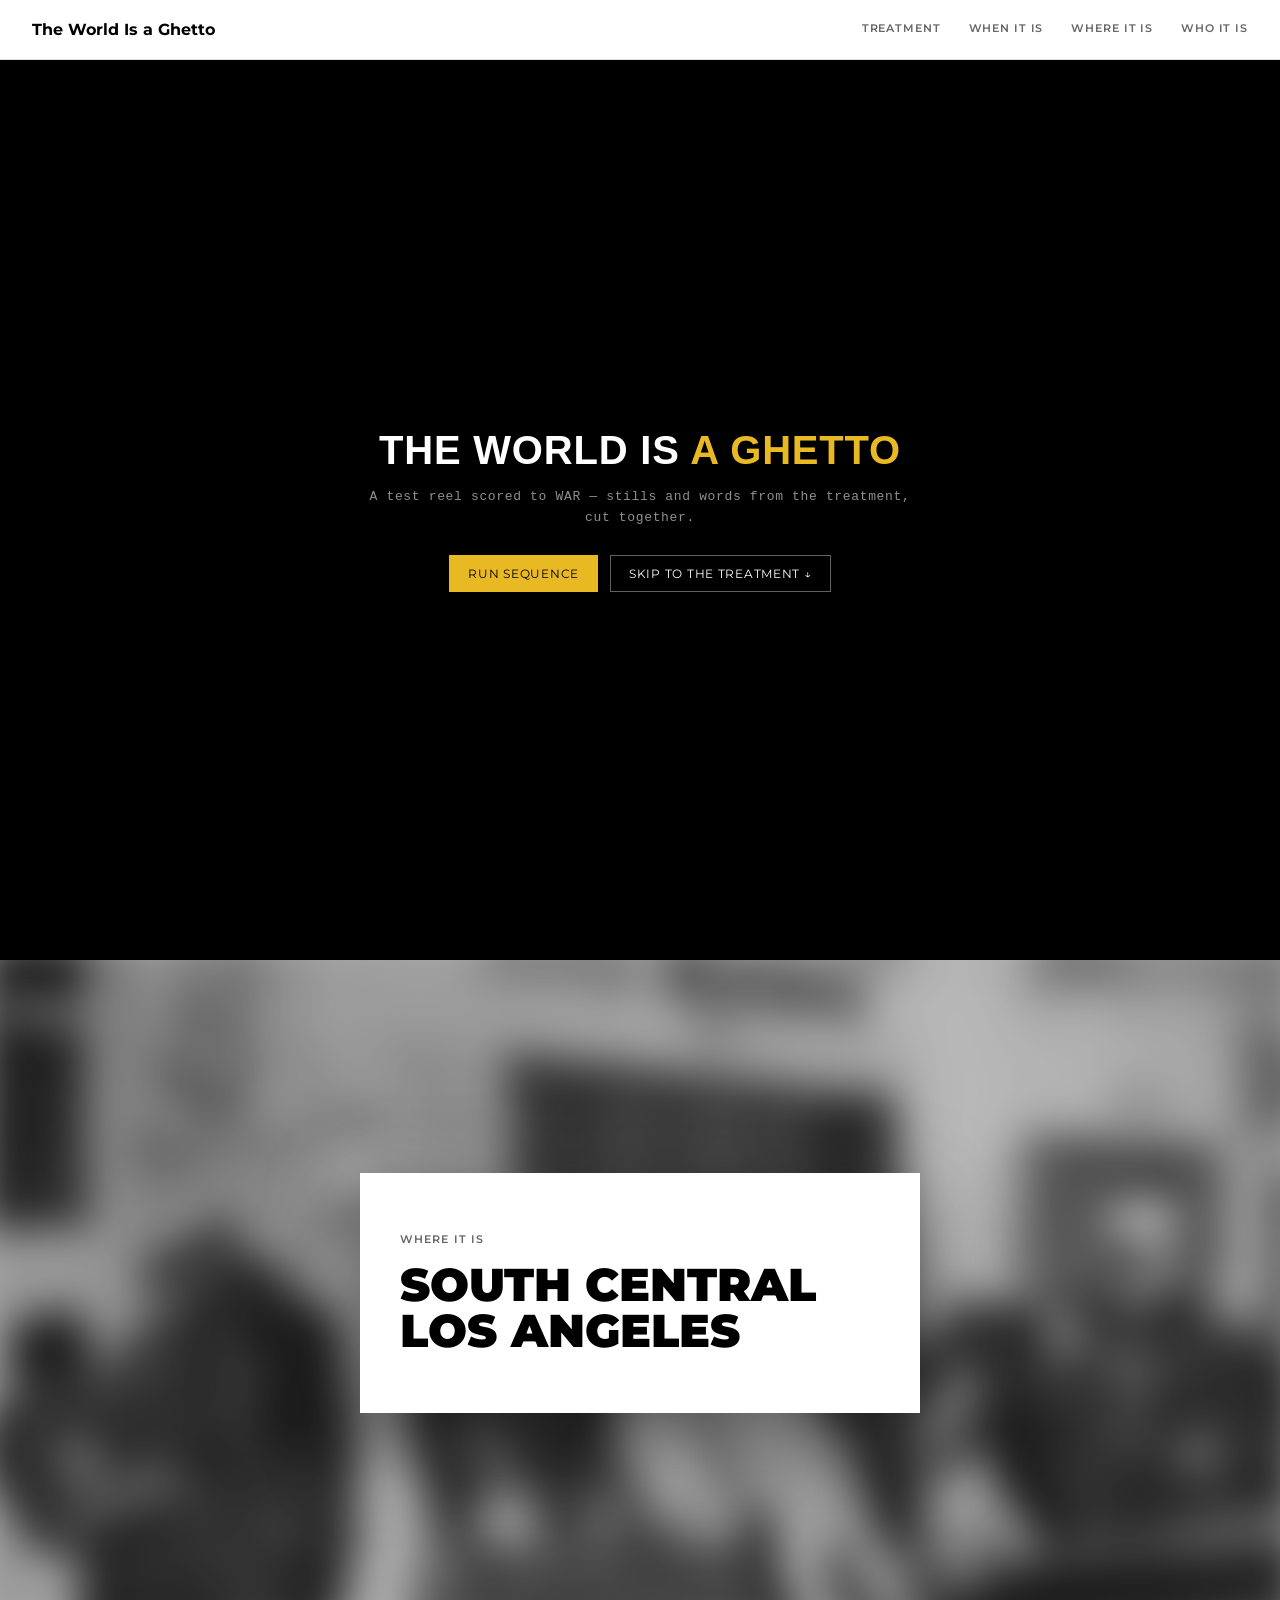
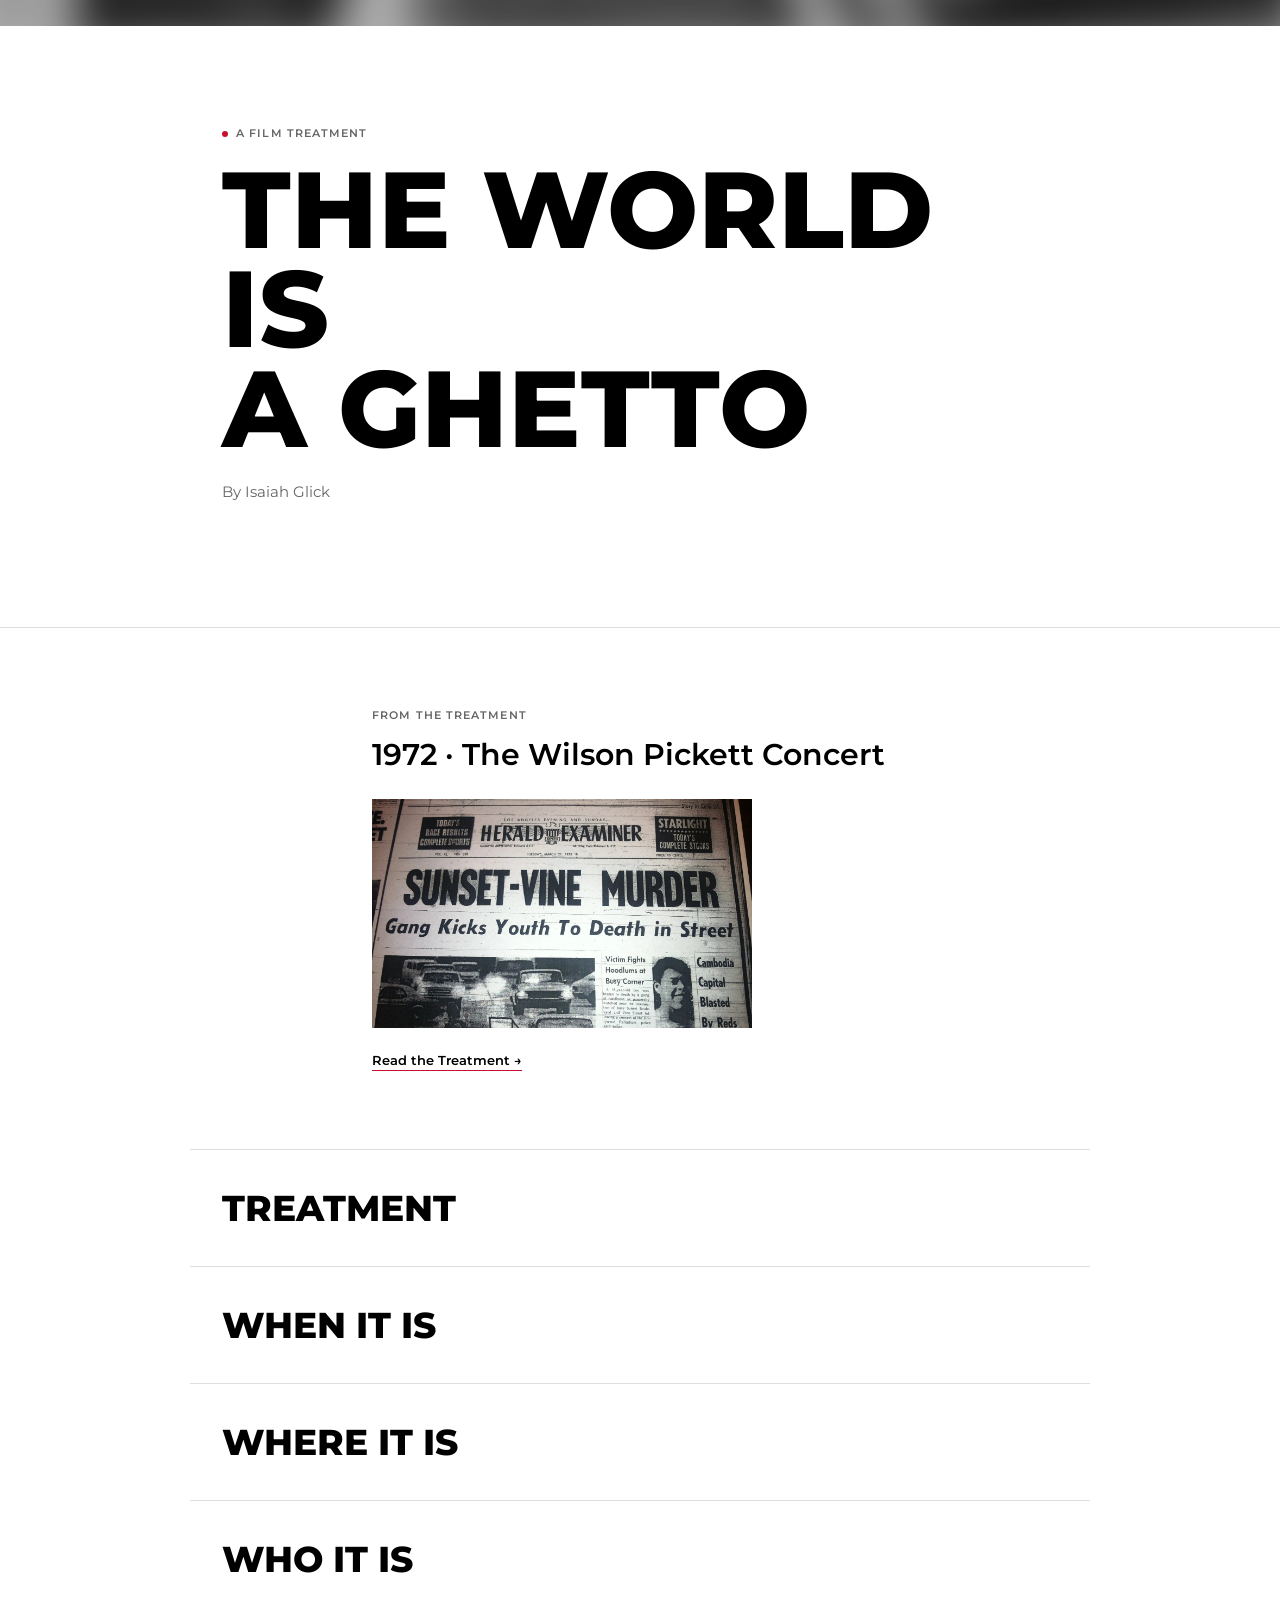
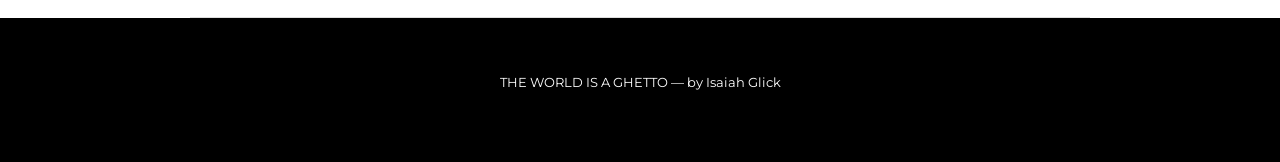
<file: index.html>
<!DOCTYPE html>
<html lang="en">
<head>
<meta charset="UTF-8">
<meta name="viewport" content="width=device-width, initial-scale=1">
<title>THE WORLD IS A GHETTO — By Isaiah Glick</title>
<link rel="preconnect" href="https://fonts.googleapis.com">
<link rel="preconnect" href="https://fonts.gstatic.com" crossorigin>
<link href="https://fonts.googleapis.com/css2?family=Montserrat:wght@400;500;600;700;800;900&family=Newsreader:ital,wght@0,400;0,500;1,400;1,500&display=swap" rel="stylesheet">
<link rel="icon" type="image/png" sizes="32x32" href="assets/icons/favicon-32.png">
<link rel="icon" type="image/png" sizes="16x16" href="assets/icons/favicon-16.png">
<link rel="apple-touch-icon" href="assets/icons/favicon-180.png">
<meta property="og:title" content="The World Is a Ghetto">
<meta property="og:description" content="A film treatment by Isaiah Glick.">
<meta property="og:type" content="website">
<link rel="stylesheet" href="assets/css/style.css?v=22">
</head>
<body>

<nav class="sitenav">
  <a href="index.html" class="sitenav-brand">The World Is a Ghetto</a>
  <div class="sitenav-links">
    <a href="treatment.html">Treatment</a>
    <a href="when.html">When It Is</a>
    <a href="where.html">Where It Is</a>
    <a href="who.html">Who It Is</a>
  </div>
</nav>

<script src="assets/js/audio.js?v=22"></script>
<script src="https://www.youtube.com/iframe_api"></script>
<div id="yt-audio-frame" style="position:fixed;width:1px;height:1px;opacity:0;pointer-events:none;left:-9999px;top:-9999px;"></div>

<div class="hero-rig">

  <div class="grain"></div>
  <div class="vignette"></div>
  <div class="flash" id="flash"></div>

  <div class="hud">
    <span class="tl"><span class="rec-dot"></span>REEL ONE &mdash; TEST CUT</span>
    <span class="tr counter" id="counter">CUT 00 / 00</span>
    <span class="bl">08MM &middot; MONTAGE MODULE</span>
    <span class="br" id="clock">00:00.0</span>
  </div>
  <div class="progress-track"><div class="progress-fill" id="fill"></div></div>

  <div class="stage" id="stage"></div>

  <div class="intro" id="intro">
    <h1>The World Is <span class="accent">a Ghetto</span></h1>
    <p>A test reel scored to WAR &mdash; stills and words from the
      treatment, cut together.</p>
    <div style="display:flex; gap:12px; flex-wrap:wrap; justify-content:center;">
      <button class="btn primary" id="startBtn">Run Sequence</button>
      <a class="btn" href="treatment.html">Skip to the Treatment ↓</a>
    </div>
  </div>

  <div class="outro" id="outro">
    <h1>End of the <span class="accent">Reel</span></h1>
    <p>Scored to WAR&rsquo;s &ldquo;The World Is a Ghetto,&rdquo; 1972.
      Read the full treatment below.</p>
    <div style="display:flex; gap:12px; flex-wrap:wrap; justify-content:center;">
      <button class="btn primary" id="replayBtn">Replay</button>
      <a class="btn" href="treatment.html">Read the Treatment ↓</a>
    </div>
  </div>

  <div class="controls" id="controls" style="display:none;">
    <button class="btn" id="pauseBtn">Pause</button>
    <button class="btn" id="restartBtn">Restart</button>
    <button class="btn" id="scoreBtn">🔊 Score</button>
  </div>

</div>


<section class="moodboard-hero">
  <div class="mh-bg" style="background-image:url('assets/images/01-police-beating.jpg');"></div>
  <div class="mh-scrim"></div>
  <div class="mh-card">
    <div class="mh-page active">
      <p class="mh-label">Where It Is</p>
      <p class="mh-content">South Central<br>Los Angeles</p>
    </div>
    <div class="mh-page">
      <p class="mh-label">When It Is</p>
      <p class="mh-content">1969&ndash;1979</p>
    </div>
    <div class="mh-page">
      <p class="mh-label">The Score</p>
      <p class="mh-content">WAR &mdash; 1972</p>
    </div>
  </div>
</section>

<section class="masthead">
  <div class="site">
    <p class="eyebrow"><span class="rec-dot-mini"></span>A film treatment</p>
    <h1 class="title">The World Is<br>a Ghetto</h1>
    <p class="byline">By Isaiah Glick</p>
  </div>
</section>

<div class="preview-card reveal">
  <p class="preview-label">From the Treatment</p>
  <p class="preview-line">1972 &middot; The Wilson Pickett Concert</p>
  <img src="assets/images/20-sunset-vine-murder.jpg" alt="Newspaper clipping documenting the murder that catalyzed the Bloods">
  <a class="preview-link" href="treatment.html">Read the Treatment &rarr;</a>
</div>

<nav class="index-list">
  <a href="treatment.html" class="index-row"><span class="index-label">Treatment</span><span class="index-arrow">&rarr;</span></a>
  <a href="when.html" class="index-row"><span class="index-label">When It Is</span><span class="index-arrow">&rarr;</span></a>
  <a href="where.html" class="index-row"><span class="index-label">Where It Is</span><span class="index-arrow">&rarr;</span></a>
  <a href="who.html" class="index-row"><span class="index-label">Who It Is</span><span class="index-arrow">&rarr;</span></a>
</nav>

<footer class="colophon">
  <p>THE WORLD IS A GHETTO &mdash; by Isaiah Glick</p>
</footer>

<script src="assets/js/montage.js?v=22"></script>
<script src="assets/js/scroll-effects.js?v=22"></script>
<script src="assets/js/scroll-blur.js?v=22"></script>
<script src="assets/js/hero-carousel.js?v=22"></script>
<script src="assets/js/interactions.js?v=22"></script>

</body>
</html>
</file>
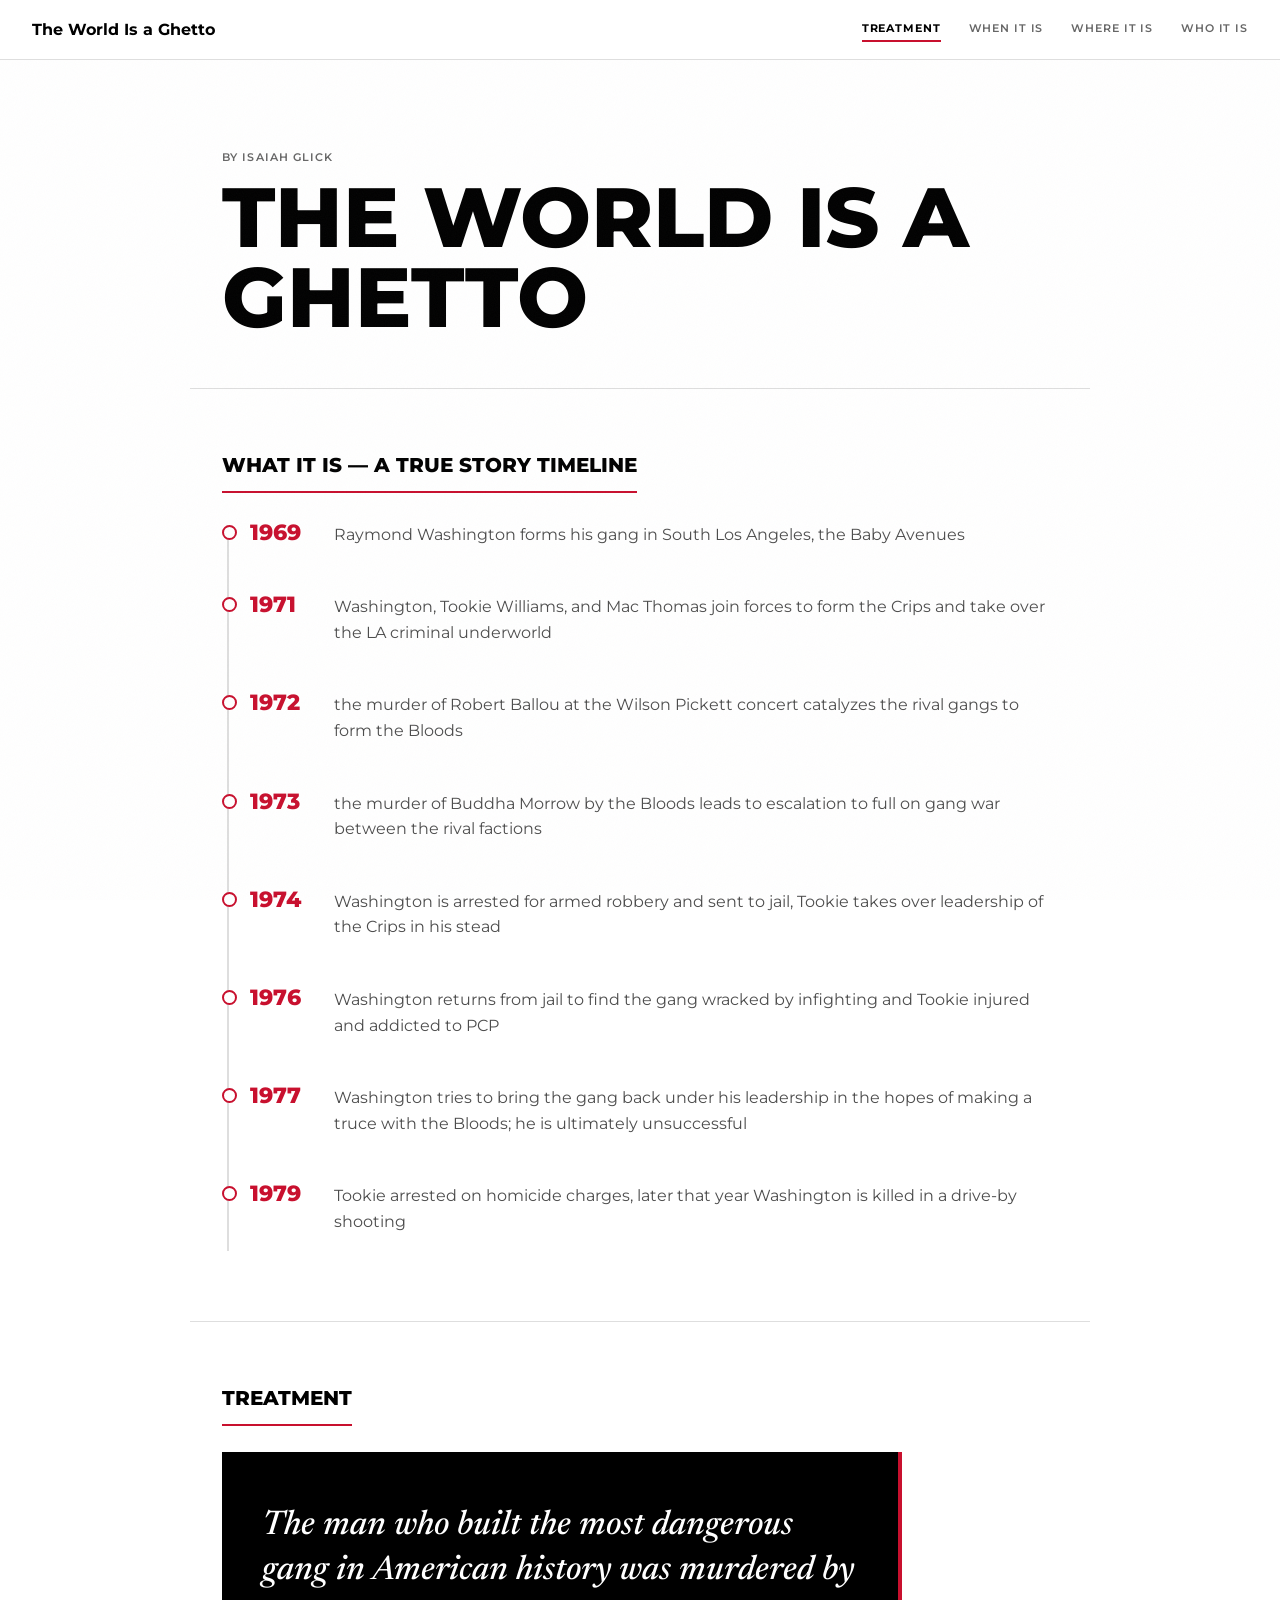
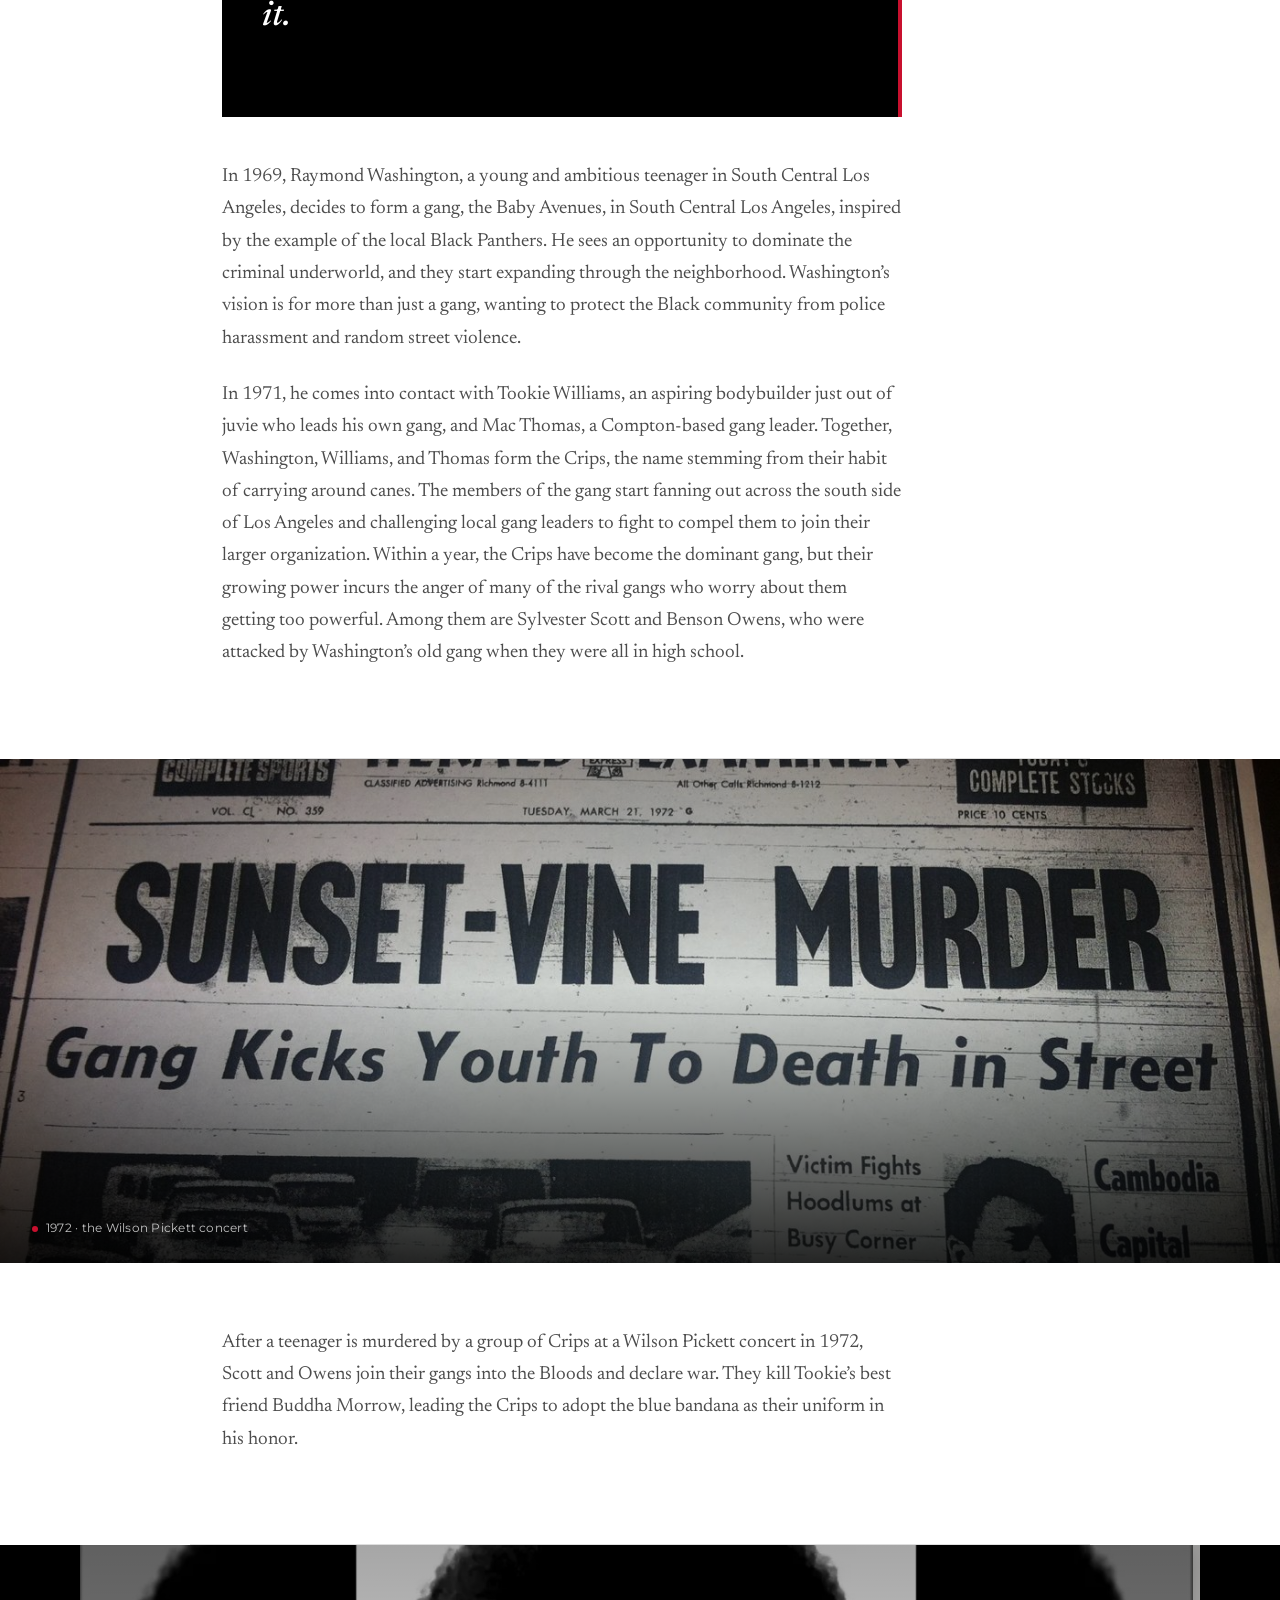
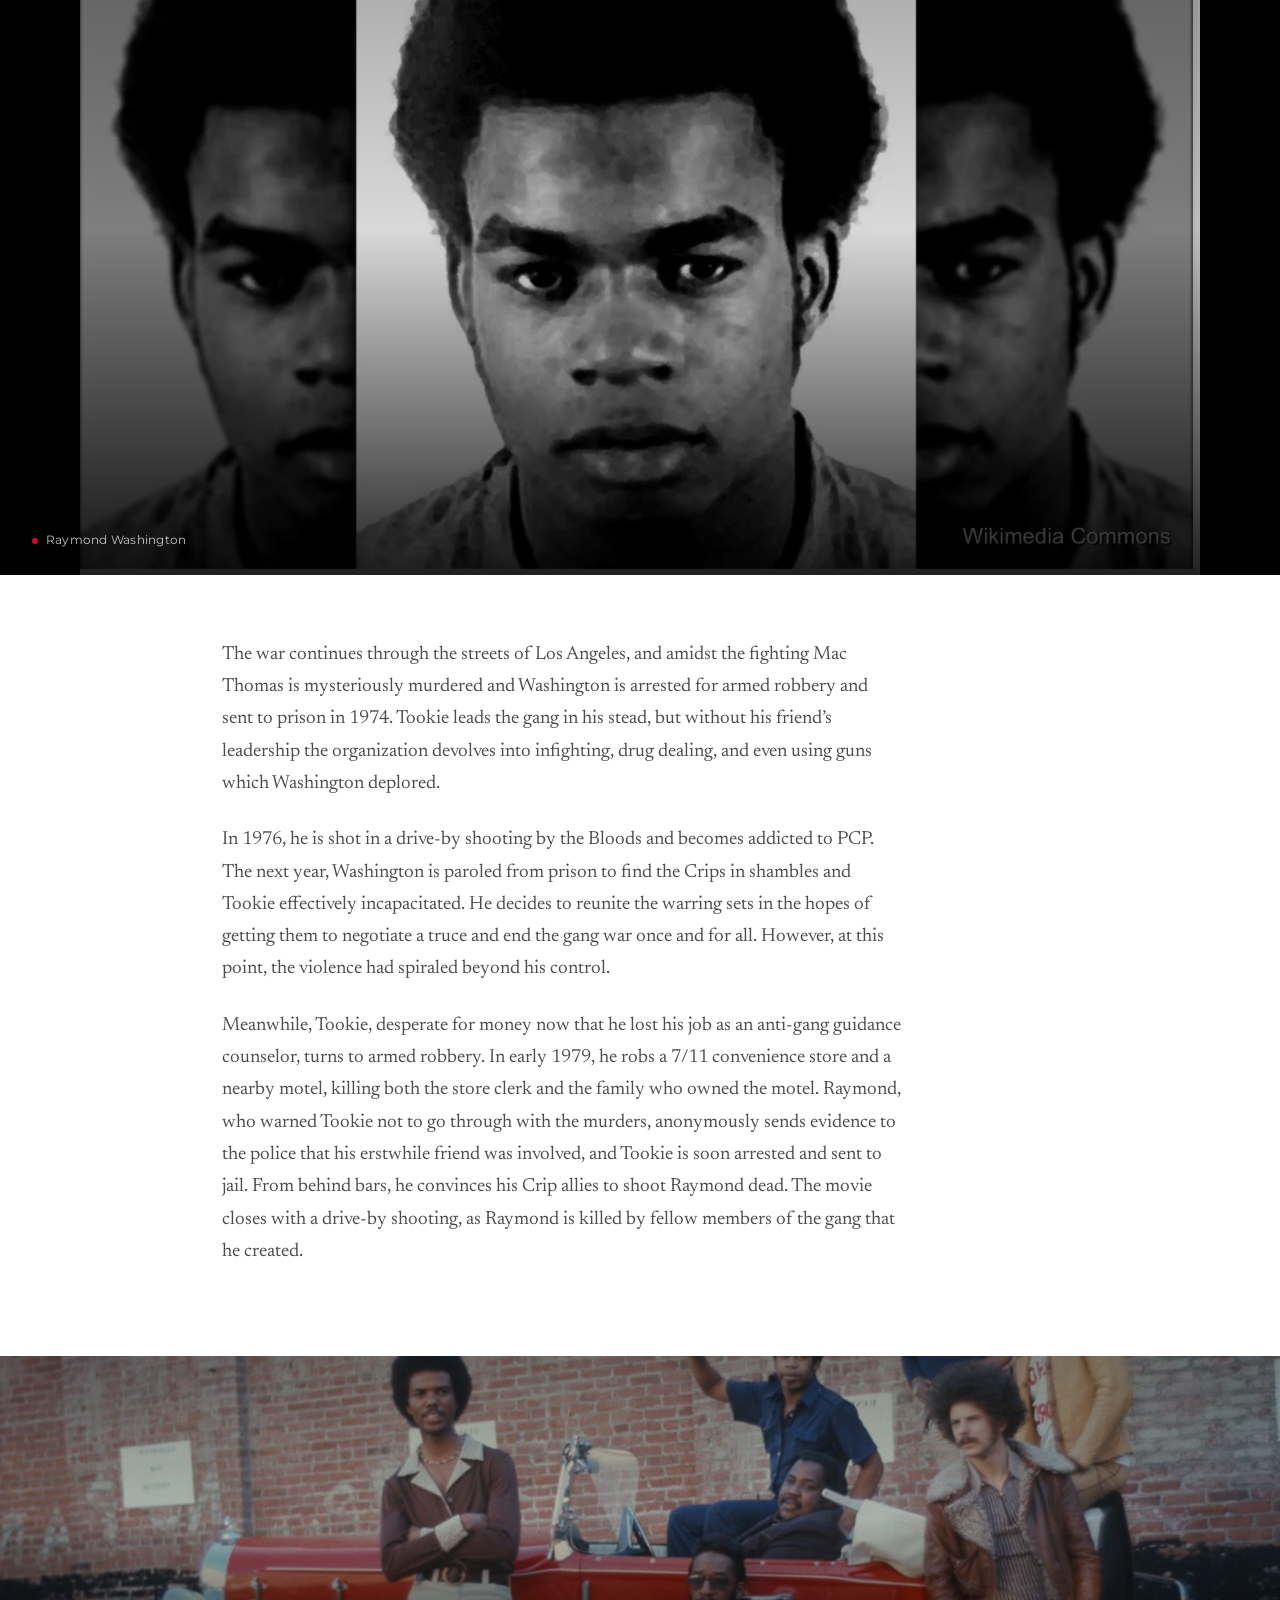
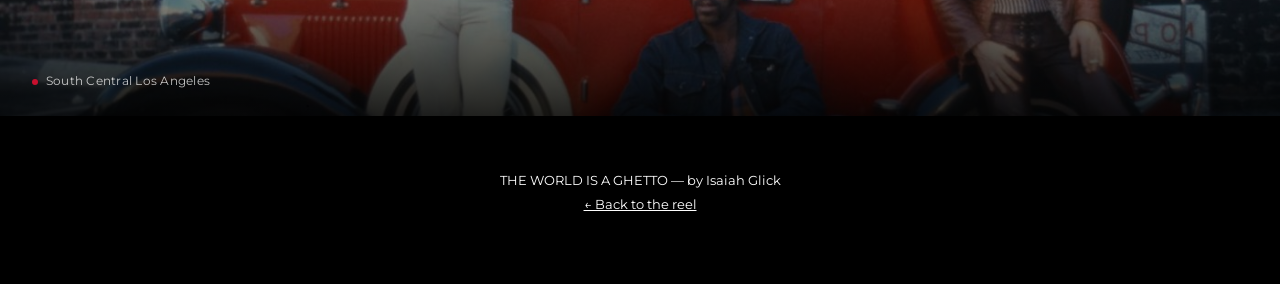
<file: treatment.html>
<!DOCTYPE html>
<html lang="en">
<head>
<meta charset="UTF-8">
<meta name="viewport" content="width=device-width, initial-scale=1">
<title>Treatment — THE WORLD IS A GHETTO</title>
<link rel="preconnect" href="https://fonts.googleapis.com">
<link rel="preconnect" href="https://fonts.gstatic.com" crossorigin>
<link href="https://fonts.googleapis.com/css2?family=Montserrat:wght@400;500;600;700;800;900&family=Newsreader:ital,wght@0,400;0,500;1,400;1,500&display=swap" rel="stylesheet">
<link rel="icon" type="image/png" sizes="32x32" href="assets/icons/favicon-32.png">
<link rel="icon" type="image/png" sizes="16x16" href="assets/icons/favicon-16.png">
<link rel="apple-touch-icon" href="assets/icons/favicon-180.png">
<meta property="og:title" content="The World Is a Ghetto">
<meta property="og:description" content="A film treatment by Isaiah Glick.">
<meta property="og:type" content="website">
<link rel="stylesheet" href="assets/css/style.css?v=22">
</head>
<body>

<nav class="sitenav">
  <a href="index.html" class="sitenav-brand">The World Is a Ghetto</a>
  <div class="sitenav-links">
    <a href="treatment.html" class="current">Treatment</a>
    <a href="when.html">When It Is</a>
    <a href="where.html">Where It Is</a>
    <a href="who.html">Who It Is</a>
  </div>
</nav>

<div class="page-head">
  <p class="eyebrow">By Isaiah Glick</p>
  <h1>The World Is a Ghetto</h1>
</div>

<section class="doc-section reveal">
  <p class="doc-label">What It Is &mdash; A True Story Timeline</p>
  <ul class="timeline">
    <li><span class="year">1969</span><span class="desc">Raymond Washington forms his gang in South Los Angeles, the Baby Avenues</span></li>
    <li><span class="year">1971</span><span class="desc">Washington, Tookie Williams, and Mac Thomas join forces to form the Crips and take over the LA criminal underworld</span></li>
    <li><span class="year">1972</span><span class="desc">the murder of Robert Ballou at the Wilson Pickett concert catalyzes the rival gangs to form the Bloods</span></li>
    <li><span class="year">1973</span><span class="desc">the murder of Buddha Morrow by the Bloods leads to escalation to full on gang war between the rival factions</span></li>
    <li><span class="year">1974</span><span class="desc">Washington is arrested for armed robbery and sent to jail, Tookie takes over leadership of the Crips in his stead</span></li>
    <li><span class="year">1976</span><span class="desc">Washington returns from jail to find the gang wracked by infighting and Tookie injured and addicted to PCP</span></li>
    <li><span class="year">1977</span><span class="desc">Washington tries to bring the gang back under his leadership in the hopes of making a truce with the Bloods; he is ultimately unsuccessful</span></li>
    <li><span class="year">1979</span><span class="desc">Tookie arrested on homicide charges, later that year Washington is killed in a drive-by shooting</span></li>
  </ul>
</section>

<section class="doc-section">
  <p class="doc-label reveal">Treatment</p>
  <div class="doc-prose">
    <div class="pull-field reveal">
      <p>The man who built the most dangerous gang in American history was murdered by it.</p>
    </div>

    <p class="reveal">In 1969, Raymond Washington, a young and ambitious teenager in South Central Los Angeles, decides to form a gang, the Baby Avenues, in South Central Los Angeles, inspired by the example of the local Black Panthers. He sees an opportunity to dominate the criminal underworld, and they start expanding through the neighborhood. Washington&rsquo;s vision is for more than just a gang, wanting to protect the Black community from police harassment and random street violence.</p>

    <p class="reveal">In 1971, he comes into contact with Tookie Williams, an aspiring bodybuilder just out of juvie who leads his own gang, and Mac Thomas, a Compton-based gang leader. Together, Washington, Williams, and Thomas form the Crips, the name stemming from their habit of carrying around canes. The members of the gang start fanning out across the south side of Los Angeles and challenging local gang leaders to fight to compel them to join their larger organization. Within a year, the Crips have become the dominant gang, but their growing power incurs the anger of many of the rival gangs who worry about them getting too powerful. Among them are Sylvester Scott and Benson Owens, who were attacked by Washington&rsquo;s old gang when they were all in high school.</p>
  </div>
</section>

<div class="mood-break" style="background-image:url('assets/images/20-sunset-vine-murder.jpg');">
  <p class="mood-tag"><span class="dot"></span>1972 &middot; the Wilson Pickett concert</p>
</div>

<section class="doc-section">
  <div class="doc-prose">
    <p class="reveal">After a teenager is murdered by a group of Crips at a Wilson Pickett concert in 1972, Scott and Owens join their gangs into the Bloods and declare war. They kill Tookie&rsquo;s best friend Buddha Morrow, leading the Crips to adopt the blue bandana as their uniform in his honor.</p>
  </div>
</section>

<div class="mood-break show-full" style="background-image:url('assets/images/29-washington-portrait.jpg');">
  <p class="mood-tag"><span class="dot"></span>Raymond Washington</p>
</div>

<section class="doc-section">
  <div class="doc-prose">
    <p class="reveal">The war continues through the streets of Los Angeles, and amidst the fighting Mac Thomas is mysteriously murdered and Washington is arrested for armed robbery and sent to prison in 1974. Tookie leads the gang in his stead, but without his friend&rsquo;s leadership the organization devolves into infighting, drug dealing, and even using guns which Washington deplored.</p>

    <p class="reveal">In 1976, he is shot in a drive-by shooting by the Bloods and becomes addicted to PCP. The next year, Washington is paroled from prison to find the Crips in shambles and Tookie effectively incapacitated. He decides to reunite the warring sets in the hopes of getting them to negotiate a truce and end the gang war once and for all. However, at this point, the violence had spiraled beyond his control.</p>

    <p class="reveal">Meanwhile, Tookie, desperate for money now that he lost his job as an anti-gang guidance counselor, turns to armed robbery. In early 1979, he robs a 7/11 convenience store and a nearby motel, killing both the store clerk and the family who owned the motel. Raymond, who warned Tookie not to go through with the murders, anonymously sends evidence to the police that his erstwhile friend was involved, and Tookie is soon arrested and sent to jail. From behind bars, he convinces his Crip allies to shoot Raymond dead. The movie closes with a drive-by shooting, as Raymond is killed by fellow members of the gang that he created.</p>
  </div>
</section>

<div class="mood-break" style="background-image:url('assets/images/13-red-convertible.jpg'); min-height:40vh;">
  <p class="mood-tag"><span class="dot"></span>South Central Los Angeles</p>
</div>

<footer class="colophon">
  <p>THE WORLD IS A GHETTO &mdash; by Isaiah Glick</p>
  <p><a href="index.html">&larr; Back to the reel</a></p>
</footer>

<script src="assets/js/scroll-effects.js?v=22"></script>
<script src="assets/js/scroll-blur.js?v=22"></script>
<script src="assets/js/interactions.js?v=22"></script>

</body>
</html>
</file>
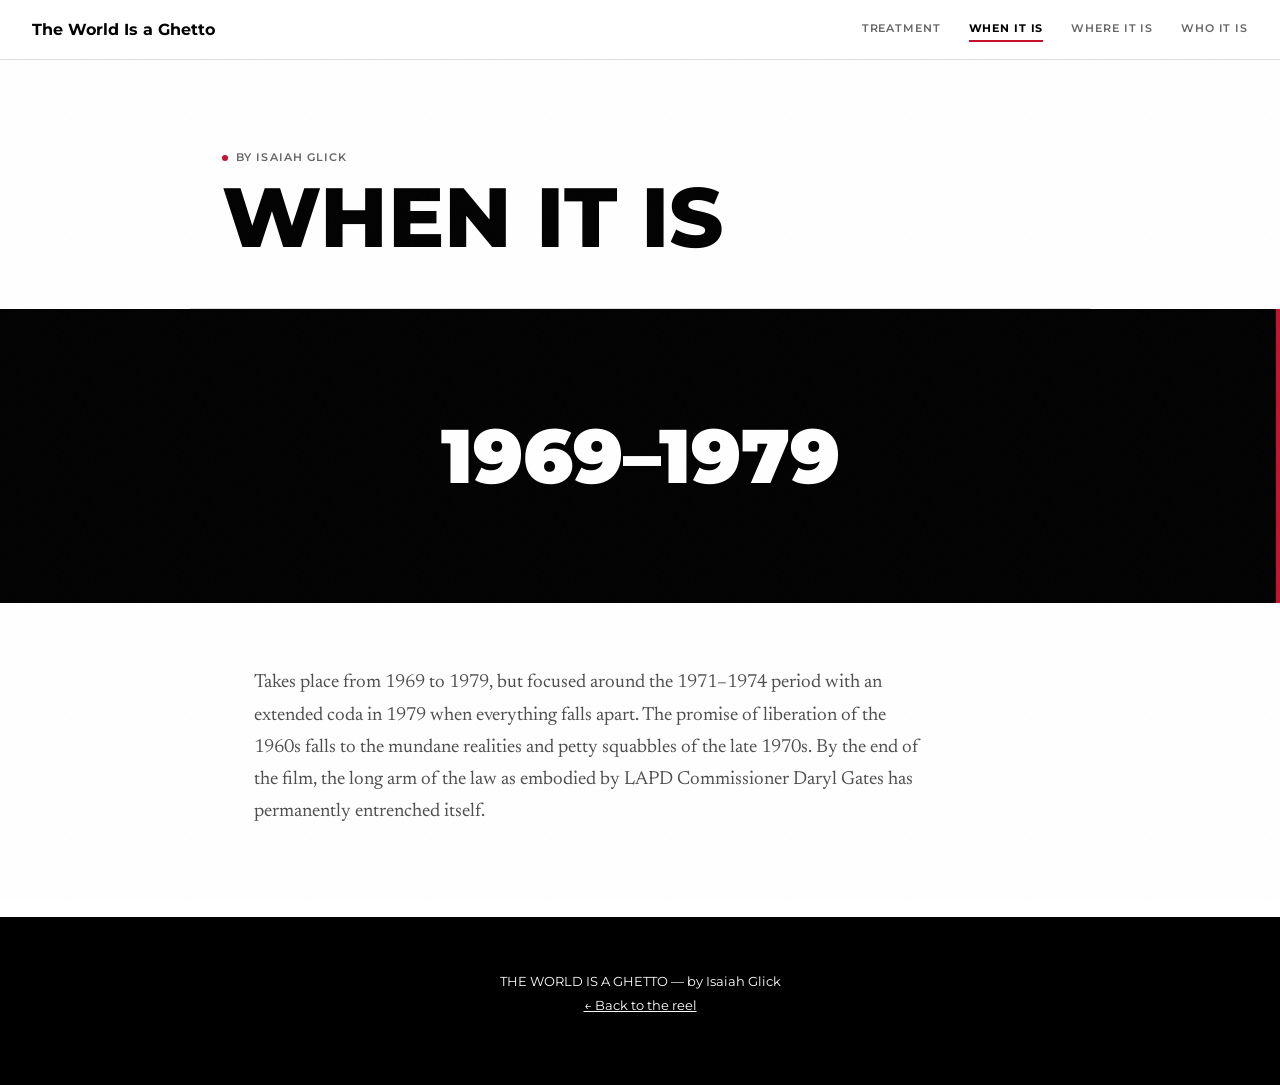
<file: when.html>
<!DOCTYPE html>
<html lang="en">
<head>
<meta charset="UTF-8">
<meta name="viewport" content="width=device-width, initial-scale=1">
<title>When It Is — THE WORLD IS A GHETTO</title>
<link rel="preconnect" href="https://fonts.googleapis.com">
<link rel="preconnect" href="https://fonts.gstatic.com" crossorigin>
<link href="https://fonts.googleapis.com/css2?family=Montserrat:wght@400;500;600;700;800;900&family=Newsreader:ital,wght@0,400;0,500;1,400;1,500&display=swap" rel="stylesheet">
<link rel="icon" type="image/png" sizes="32x32" href="assets/icons/favicon-32.png">
<link rel="icon" type="image/png" sizes="16x16" href="assets/icons/favicon-16.png">
<link rel="apple-touch-icon" href="assets/icons/favicon-180.png">
<meta property="og:title" content="The World Is a Ghetto">
<meta property="og:description" content="A film treatment by Isaiah Glick.">
<meta property="og:type" content="website">
<link rel="stylesheet" href="assets/css/style.css?v=22">
</head>
<body>

<nav class="sitenav">
  <a href="index.html" class="sitenav-brand">The World Is a Ghetto</a>
  <div class="sitenav-links">
    <a href="treatment.html">Treatment</a>
    <a href="when.html" class="current">When It Is</a>
    <a href="where.html">Where It Is</a>
    <a href="who.html">Who It Is</a>
  </div>
</nav>

<div class="page-head">
  <p class="eyebrow"><span class="rec-dot-mini"></span>By Isaiah Glick</p>
  <h1>When It Is</h1>
</div>

<section class="statement-field reveal">
  <p class="statement-line">1969&ndash;1979</p>
</section>

<div class="site">
  <section class="doc-section reveal">
    <div class="doc-prose">
      <p>Takes place from 1969 to 1979, but focused around the 1971&ndash;1974 period with an extended coda in 1979 when everything falls apart. The promise of liberation of the 1960s falls to the mundane realities and petty squabbles of the late 1970s. By the end of the film, the long arm of the law as embodied by LAPD Commissioner Daryl Gates has permanently entrenched itself.</p>
    </div>
  </section>
</div>

<footer class="colophon">
  <p>THE WORLD IS A GHETTO &mdash; by Isaiah Glick</p>
  <p><a href="index.html">&larr; Back to the reel</a></p>
</footer>

<script src="assets/js/scroll-effects.js?v=22"></script>
<script src="assets/js/scroll-blur.js?v=22"></script>
<script src="assets/js/interactions.js?v=22"></script>

</body>
</html>
</file>
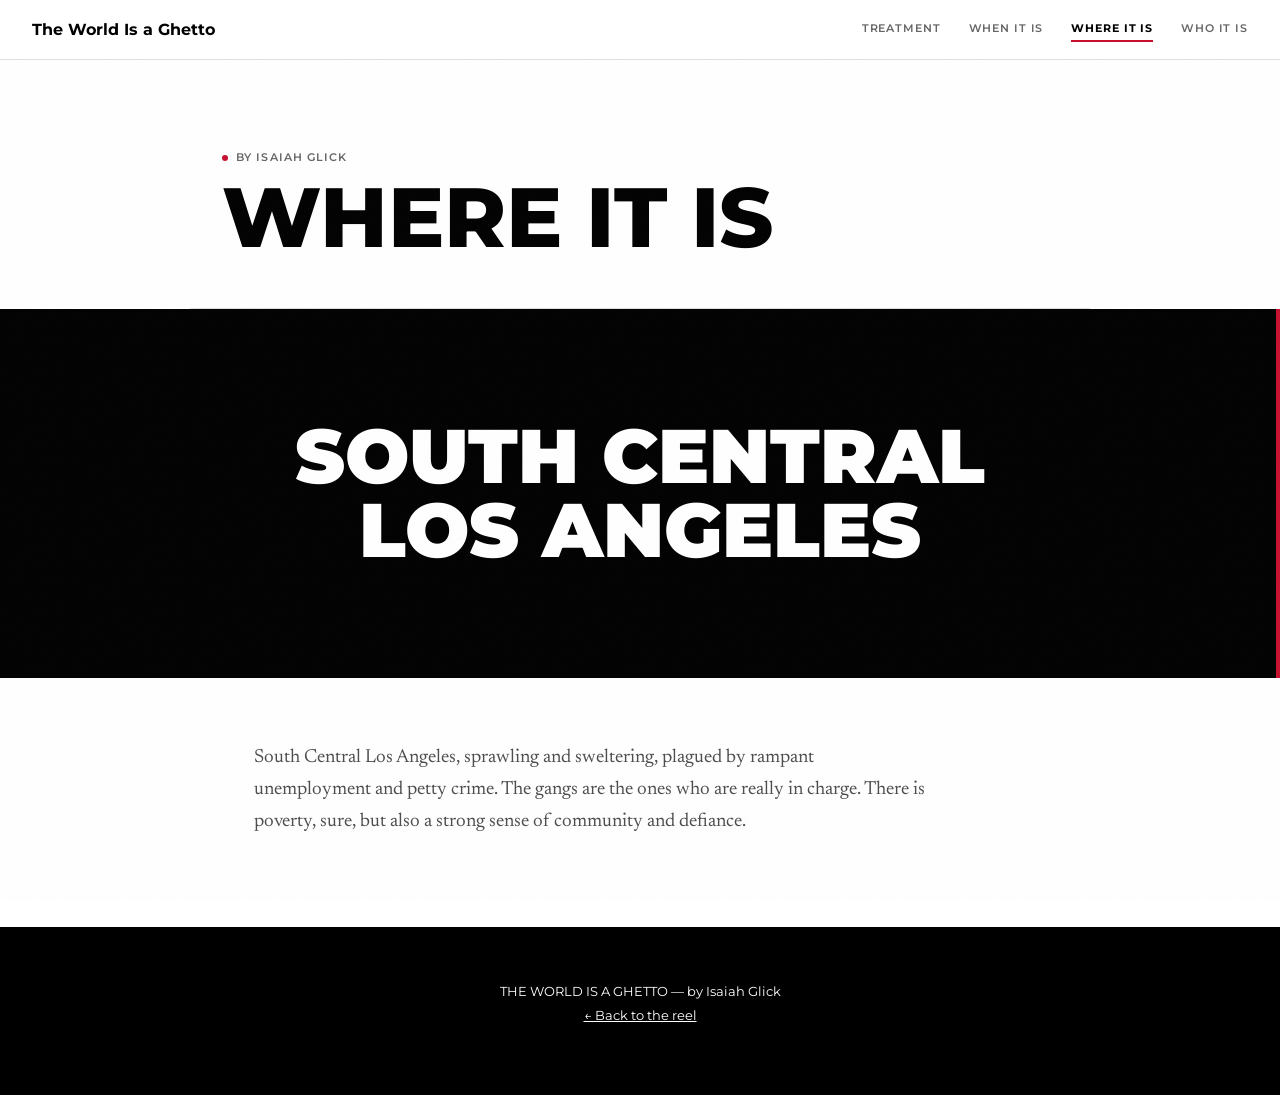
<file: where.html>
<!DOCTYPE html>
<html lang="en">
<head>
<meta charset="UTF-8">
<meta name="viewport" content="width=device-width, initial-scale=1">
<title>Where It Is — THE WORLD IS A GHETTO</title>
<link rel="preconnect" href="https://fonts.googleapis.com">
<link rel="preconnect" href="https://fonts.gstatic.com" crossorigin>
<link href="https://fonts.googleapis.com/css2?family=Montserrat:wght@400;500;600;700;800;900&family=Newsreader:ital,wght@0,400;0,500;1,400;1,500&display=swap" rel="stylesheet">
<link rel="icon" type="image/png" sizes="32x32" href="assets/icons/favicon-32.png">
<link rel="icon" type="image/png" sizes="16x16" href="assets/icons/favicon-16.png">
<link rel="apple-touch-icon" href="assets/icons/favicon-180.png">
<meta property="og:title" content="The World Is a Ghetto">
<meta property="og:description" content="A film treatment by Isaiah Glick.">
<meta property="og:type" content="website">
<link rel="stylesheet" href="assets/css/style.css?v=22">
</head>
<body>

<nav class="sitenav">
  <a href="index.html" class="sitenav-brand">The World Is a Ghetto</a>
  <div class="sitenav-links">
    <a href="treatment.html">Treatment</a>
    <a href="when.html">When It Is</a>
    <a href="where.html" class="current">Where It Is</a>
    <a href="who.html">Who It Is</a>
  </div>
</nav>

<div class="page-head">
  <p class="eyebrow"><span class="rec-dot-mini"></span>By Isaiah Glick</p>
  <h1>Where It Is</h1>
</div>

<section class="statement-field reveal">
  <p class="statement-line">South Central<br>Los Angeles</p>
</section>

<div class="site">
  <section class="doc-section reveal">
    <div class="doc-prose">
      <p>South Central Los Angeles, sprawling and sweltering, plagued by rampant unemployment and petty crime. The gangs are the ones who are really in charge. There is poverty, sure, but also a strong sense of community and defiance.</p>
    </div>
  </section>
</div>

<footer class="colophon">
  <p>THE WORLD IS A GHETTO &mdash; by Isaiah Glick</p>
  <p><a href="index.html">&larr; Back to the reel</a></p>
</footer>

<script src="assets/js/scroll-effects.js?v=22"></script>
<script src="assets/js/scroll-blur.js?v=22"></script>
<script src="assets/js/interactions.js?v=22"></script>

</body>
</html>
</file>
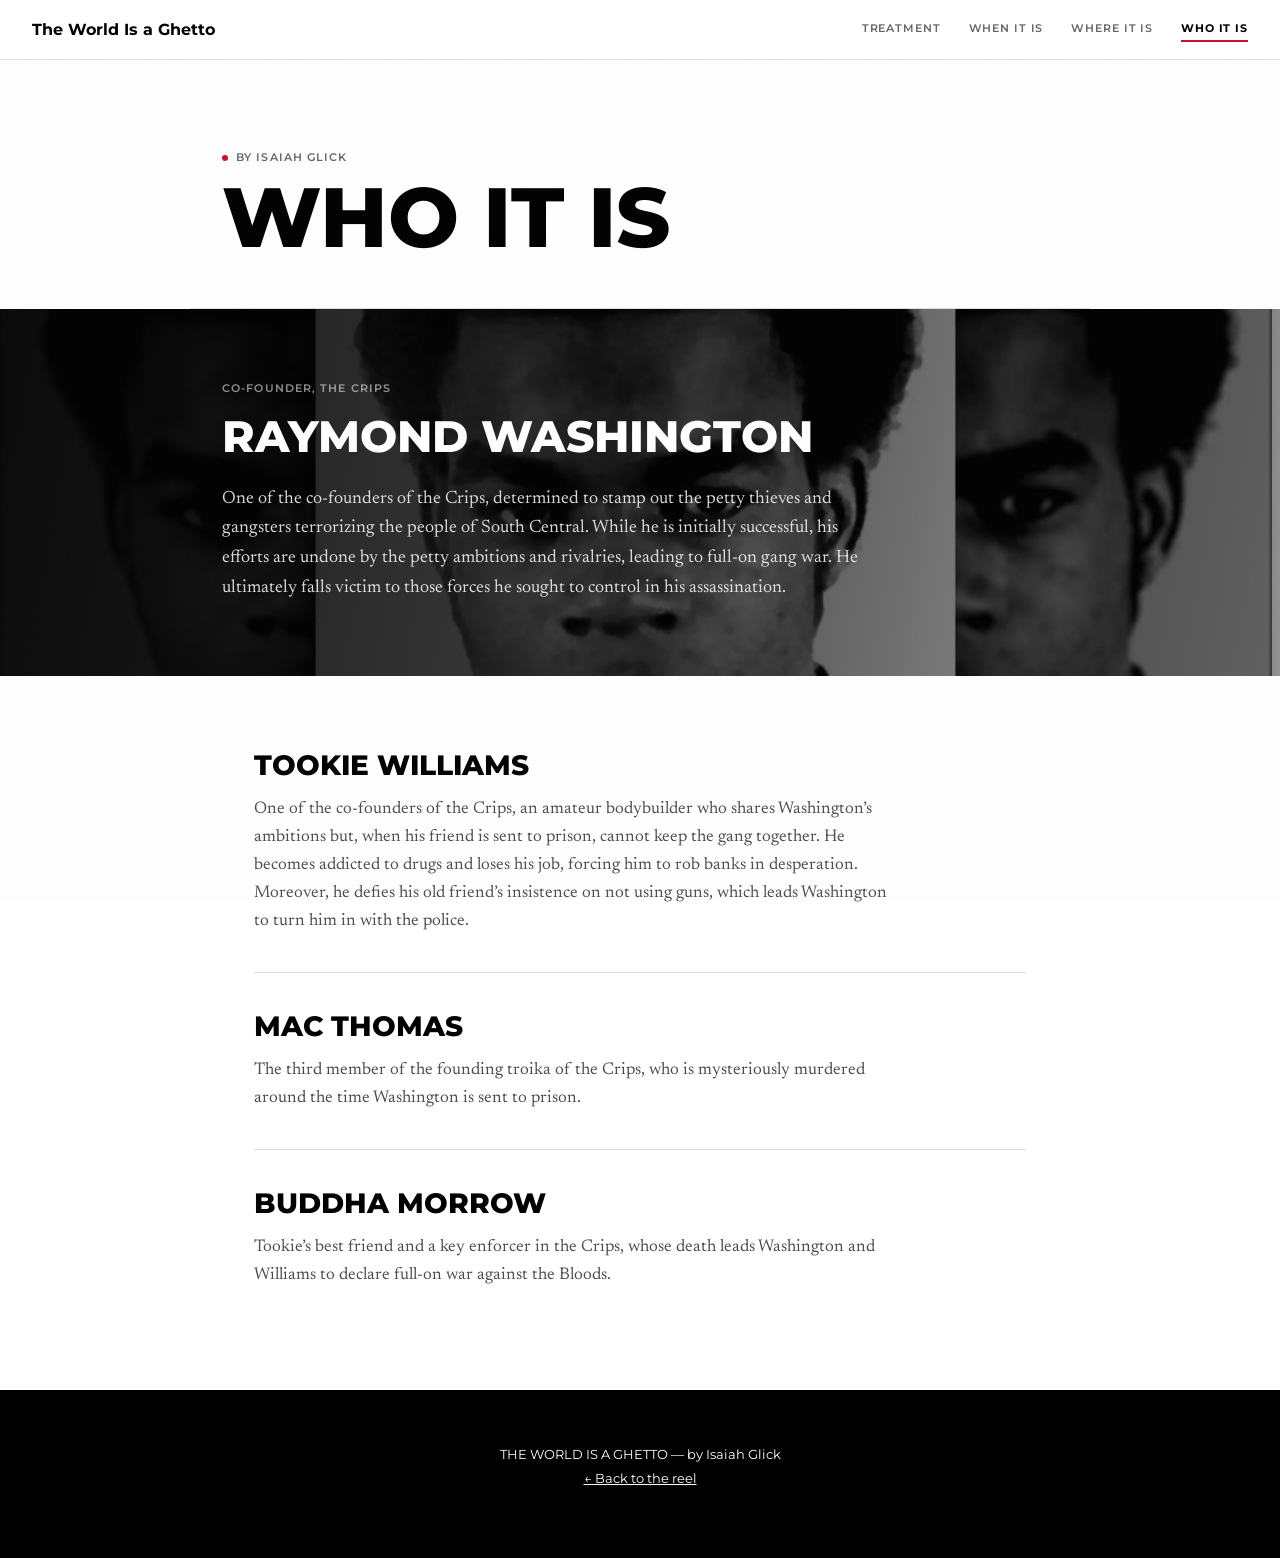
<file: who.html>
<!DOCTYPE html>
<html lang="en">
<head>
<meta charset="UTF-8">
<meta name="viewport" content="width=device-width, initial-scale=1">
<title>Who It Is — THE WORLD IS A GHETTO</title>
<link rel="preconnect" href="https://fonts.googleapis.com">
<link rel="preconnect" href="https://fonts.gstatic.com" crossorigin>
<link href="https://fonts.googleapis.com/css2?family=Montserrat:wght@400;500;600;700;800;900&family=Newsreader:ital,wght@0,400;0,500;1,400;1,500&display=swap" rel="stylesheet">
<link rel="icon" type="image/png" sizes="32x32" href="assets/icons/favicon-32.png">
<link rel="icon" type="image/png" sizes="16x16" href="assets/icons/favicon-16.png">
<link rel="apple-touch-icon" href="assets/icons/favicon-180.png">
<meta property="og:title" content="The World Is a Ghetto">
<meta property="og:description" content="A film treatment by Isaiah Glick.">
<meta property="og:type" content="website">
<link rel="stylesheet" href="assets/css/style.css?v=22">
</head>
<body>

<nav class="sitenav">
  <a href="index.html" class="sitenav-brand">The World Is a Ghetto</a>
  <div class="sitenav-links">
    <a href="treatment.html">Treatment</a>
    <a href="when.html">When It Is</a>
    <a href="where.html">Where It Is</a>
    <a href="who.html" class="current">Who It Is</a>
  </div>
</nav>

<div class="page-head">
  <p class="eyebrow"><span class="rec-dot-mini"></span>By Isaiah Glick</p>
  <h1>Who It Is</h1>
</div>

<section class="lead-field has-image reveal" style="background-image:url('assets/images/29-washington-portrait.jpg');">
  <div class="site">
    <p class="eyebrow">Co-Founder, the Crips</p>
    <p class="lead-name">Raymond Washington</p>
    <p class="lead-bio">One of the co-founders of the Crips, determined to stamp out the petty thieves and gangsters terrorizing the people of South Central. While he is initially successful, his efforts are undone by the petty ambitions and rivalries, leading to full-on gang war. He ultimately falls victim to those forces he sought to control in his assassination.</p>
  </div>
</section>

<div class="site">
  <section class="doc-section reveal">
    <ul class="cast-list">
      <li>
        <span class="name">Tookie Williams</span>
        <p class="bio">One of the co-founders of the Crips, an amateur bodybuilder who shares Washington&rsquo;s ambitions but, when his friend is sent to prison, cannot keep the gang together. He becomes addicted to drugs and loses his job, forcing him to rob banks in desperation. Moreover, he defies his old friend&rsquo;s insistence on not using guns, which leads Washington to turn him in with the police.</p>
      </li>
      <li>
        <span class="name">Mac Thomas</span>
        <p class="bio">The third member of the founding troika of the Crips, who is mysteriously murdered around the time Washington is sent to prison.</p>
      </li>
      <li>
        <span class="name">Buddha Morrow</span>
        <p class="bio">Tookie&rsquo;s best friend and a key enforcer in the Crips, whose death leads Washington and Williams to declare full-on war against the Bloods.</p>
      </li>
    </ul>
  </section>
</div>

<footer class="colophon">
  <p>THE WORLD IS A GHETTO &mdash; by Isaiah Glick</p>
  <p><a href="index.html">&larr; Back to the reel</a></p>
</footer>

<script src="assets/js/scroll-effects.js?v=22"></script>
<script src="assets/js/interactions.js?v=22"></script>

</body>
</html>
</file>
<file: assets/css/style.css>
:root{
    --ink:#000000;
    --paper:#ffffff;
    --ink-soft:rgba(0,0,0,0.7);
    --grey:#666666;
    --rule:rgba(0,0,0,0.13);
    --accent:#c8102e;
    --amber:#e8b923;
    --grain-op:0.06;
    --font-sans: 'Montserrat', -apple-system, 'Helvetica Neue', Arial, sans-serif;
    --font-display: 'Montserrat', -apple-system, 'Helvetica Neue', Arial, sans-serif;
    --font-serif: 'Newsreader', Georgia, 'Times New Roman', serif;
  }
  *{box-sizing:border-box; margin:0; padding:0;}
  html,body{
    background:var(--paper);
    font-family: var(--font-sans);
    -webkit-font-smoothing:antialiased;
  }
  .hero-rig{
    position:relative;
    width:100%;
    height:100vh;
    overflow:hidden;
    background:var(--ink);
    font-family: 'Courier New', ui-monospace, monospace;
  }
  /* .hero-rig defined above, replaces old .rig */

  /* ---- HUD ---- */
  .hud{
    position:absolute;
    inset:0;
    z-index:40;
    pointer-events:none;
    font-size:11px;
    letter-spacing:0.14em;
    color:rgba(242,239,230,0.55);
    text-transform:uppercase;
  }
  .hud span{ position:absolute; }
  .hud .tl{ top:18px; left:22px; }
  .hud .tr{ top:18px; right:22px; text-align:right; }
  .hud .bl{ bottom:18px; left:22px; }
  .hud .br{ bottom:18px; right:22px; }
  .hud .counter{ font-variant-numeric: tabular-nums; }
  .rec-dot{
    display:inline-block; width:7px; height:7px; border-radius:50%;
    background:var(--accent); margin-right:8px;
    animation: blink 1s steps(1) infinite;
    vertical-align:middle;
  }
  @keyframes blink{ 50%{ opacity:0.15; } }

  .progress-track{
    position:absolute;
    left:22px; right:22px; bottom:46px;
    height:2px;
    background:rgba(242,239,230,0.15);
    z-index:40;
  }
  .progress-fill{
    height:100%;
    width:0%;
    background:var(--amber);
  }

  /* ---- cut stage ---- */
  .stage{ position:absolute; inset:0; }
  .cut{
    position:absolute; inset:0;
    display:flex; align-items:center; justify-content:center;
    opacity:0;
    overflow:hidden;
  }
  .cut.active{ opacity:1; }
  .cut .field{
    position:absolute; inset:0;
    background-color:var(--ink);
    background-size:contain;
    background-repeat:no-repeat;
    background-position:center;
    filter:contrast(1.05) saturate(1.02);
  }
  .cut .word{
    position:relative;
    z-index:5;
    font-family: 'Arial Narrow', 'Helvetica Neue', Arial, sans-serif;
    font-weight:800;
    font-stretch:condensed;
    text-transform:uppercase;
    letter-spacing:0.02em;
    color:var(--paper);
    font-size:clamp(48px, 11vw, 150px);
    line-height:0.9;
    text-align:center;
    text-shadow: 0 2px 24px rgba(0,0,0,0.5);
  }
  .cut .tag{
    position:absolute;
    bottom:4%;
    left:0; right:0;
    text-align:center;
    font-size:12px;
    letter-spacing:0.3em;
    color:rgba(242,239,230,0.7);
    text-transform:uppercase;
  }

  /* ---- closer frame: the moral / summary card ---- */
  .cut.closer-cut .field{ background:var(--paper); }
  .cut.closer-cut .closer-inner{
    position:relative; z-index:5;
    max-width:820px;
    padding:0 40px;
    text-align:center;
  }
  .cut.closer-cut .closer-eyebrow{
    font-family:'Courier New', monospace;
    font-size:11px;
    letter-spacing:0.3em;
    text-transform:uppercase;
    color:var(--accent);
    margin-bottom:22px;
  }
  .cut.closer-cut .closer-text{
    font-family:Georgia,'Times New Roman',serif;
    font-style:italic;
    font-weight:600;
    color:var(--ink);
    font-size:clamp(24px, 3.6vw, 44px);
    line-height:1.3;
  }
  .cut.closer-cut .tag{ color:rgba(10,10,10,0.45); }

  /* ---- credit frame: closing music credit ---- */
  .cut.credit-cut .field{ background:var(--ink); }
  .cut.credit-cut .credit-inner{
    position:relative; z-index:5;
    text-align:center;
    max-width:640px;
    padding:0 40px;
  }
  .cut.credit-cut .credit-eyebrow{
    font-family:'Courier New', monospace;
    font-size:11px;
    letter-spacing:0.3em;
    text-transform:uppercase;
    color:var(--amber);
    margin-bottom:20px;
  }
  .cut.credit-cut .credit-title{
    font-family:'Arial Narrow', Arial, sans-serif;
    font-weight:800;
    text-transform:uppercase;
    letter-spacing:0.02em;
    color:var(--paper);
    font-size:clamp(20px, 3vw, 30px);
    line-height:1.3;
    margin-bottom:20px;
  }
  .cut.credit-cut .credit-link{
    font-family:'Courier New', monospace;
    font-size:12px;
    letter-spacing:0.1em;
    text-transform:uppercase;
    color:var(--paper);
    border-bottom:1px solid var(--accent);
    text-decoration:none;
    pointer-events:auto;
  }
  .cut.credit-cut .credit-link:hover{ color:var(--amber); border-color:var(--amber); }
  .cut.credit-cut .credit-continue{
    display:block;
    margin:34px auto 0;
    font-family:'Courier New', monospace;
    font-size:11px;
    letter-spacing:0.16em;
    text-transform:uppercase;
    color:rgba(242,239,230,0.55);
    background:transparent;
    border:1px solid rgba(242,239,230,0.3);
    padding:9px 16px;
    cursor:pointer;
    pointer-events:auto;
    transition: border-color 120ms ease, color 120ms ease;
  }
  .cut.credit-cut .credit-continue:hover{ color:var(--paper); border-color:var(--paper); }

  /* flash frame between cuts */
  .flash{
    position:absolute; inset:0;
    background:var(--paper);
    opacity:0;
    z-index:30;
    pointer-events:none;
  }
  .flash.pop{ animation: flashpop 90ms linear; }
  @keyframes flashpop{
    0%{ opacity:0.9; }
    100%{ opacity:0; }
  }

  /* grain + vignette */
  .grain{
    position:absolute; inset:0;
    z-index:35;
    pointer-events:none;
    opacity: var(--grain-op);
    background-image:url("data:image/svg+xml;utf8,<svg xmlns='http://www.w3.org/2000/svg' width='120' height='120'><filter id='n'><feTurbulence type='fractalNoise' baseFrequency='0.9' numOctaves='2' stitchTiles='stitch'/></filter><rect width='100%25' height='100%25' filter='url(%23n)'/></svg>");
  }
  .vignette{
    position:absolute; inset:0;
    z-index:36;
    pointer-events:none;
    box-shadow: inset 0 0 18vw 4vw rgba(0,0,0,0.65);
  }

  /* ---- controls ---- */
  .controls{
    position:absolute;
    left:0; right:0; bottom:0;
    z-index:50;
    padding:64px 22px 20px;
    display:flex;
    align-items:center;
    justify-content:center;
    gap:14px;
    background:linear-gradient(to top, rgba(0,0,0,0.75), transparent);
  }
  .btn{
    display:inline-block;
    font-family:inherit;
    font-size:11px;
    letter-spacing:0.16em;
    text-transform:uppercase;
    text-decoration:none;
    color:var(--paper);
    background:transparent;
    border:1px solid rgba(242,239,230,0.4);
    padding:10px 18px;
    cursor:pointer;
    transition: border-color 120ms ease, color 120ms ease, background 120ms ease;
  }
  .btn:hover{ border-color:var(--amber); color:var(--amber); }
  .btn.primary{
    border-color:var(--amber);
    color:var(--ink);
    background:var(--amber);
  }
  .btn.primary:hover{
    background:var(--paper);
    border-color:var(--paper);
    color:var(--ink);
  }

  .intro, .outro{
    position:absolute; inset:0;
    z-index:60;
    background:var(--ink);
    display:flex;
    flex-direction:column;
    align-items:center;
    justify-content:center;
    text-align:center;
    padding:32px;
  }
  .outro{ display:none; }
  .intro h1, .outro h1{
    font-family:'Arial Narrow', Arial, sans-serif;
    font-weight:800;
    text-transform:uppercase;
    letter-spacing:0.02em;
    color:var(--paper);
    font-size:clamp(26px, 4.6vw, 40px);
    margin-bottom:14px;
  }
  .intro p, .outro p{
    color:rgba(242,239,230,0.6);
    font-size:13px;
    letter-spacing:0.05em;
    max-width:560px;
    line-height:1.6;
    margin-bottom:26px;
  }
  .accent{ color:var(--amber); }

/* ===== combined design system ===== */

body{
  background:var(--paper);
  color:var(--ink);
  font-family:var(--font-sans);
  -webkit-font-smoothing:antialiased;
}

.site{ max-width:900px; margin:0 auto; padding:0 32px; }

/* ---- scroll progress ---- */
.scroll-progress{
  position:fixed;
  top:0; left:0;
  height:3px;
  width:0%;
  background:var(--accent);
  z-index:200;
  transition:width 80ms linear;
}

/* ---- nav: plain text, no tracked uppercase ---- */
.sitenav{
  position:sticky;
  top:0;
  z-index:100;
  display:flex;
  align-items:center;
  justify-content:space-between;
  gap:24px;
  flex-wrap:wrap;
  padding:20px 32px;
  background:var(--paper);
  border-bottom:1px solid var(--rule);
}
.sitenav-brand{
  font-family:var(--font-display);
  font-weight:700;
  font-size:16px;
  color:var(--ink);
  text-decoration:none;
  transition:color 160ms ease;
}
.sitenav-brand.js-hover{ color:var(--accent); }
.sitenav-links{ display:flex; gap:28px; flex-wrap:wrap; }
@media (max-width:640px){
  .sitenav{
    flex-direction:column;
    align-items:flex-start;
    gap:12px;
    padding:18px 20px;
  }
  .sitenav-links{ gap:16px 22px; }
  .page-head{ padding:56px 20px 36px; }
  .masthead{ padding:64px 20px 56px; }
}
.sitenav-links a{
  position:relative;
  font-size:11px;
  font-weight:600;
  text-transform:uppercase;
  letter-spacing:0.08em;
  color:var(--grey);
  text-decoration:none;
  padding-bottom:3px;
}
.sitenav-links a::after{
  content:'';
  position:absolute;
  left:0; right:100%;
  bottom:-4px;
  height:2px;
  background:var(--accent);
  transition:right 240ms ease;
}
.sitenav-links a.js-hover{ color:var(--ink); }
.sitenav-links a.js-hover::after,
.sitenav-links a.current::after{ right:0; }
.sitenav-links a.current{ color:var(--ink); font-weight:700; }

/* ---- page head: left-aligned, condensed display type, big ---- */
.page-head{
  padding:90px 32px 50px;
  max-width:900px;
  margin:0 auto;
  border-bottom:1px solid var(--rule);
}
.page-head .eyebrow{
  font-size:11px;
  font-weight:600;
  text-transform:uppercase;
  letter-spacing:0.1em;
  color:var(--grey);
  margin-bottom:14px;
}
.page-head h1{
  font-family:var(--font-display);
  font-weight:800;
  text-transform:uppercase;
  letter-spacing:0;
  font-size:clamp(40px, 8vw, 84px);
  line-height:0.95;
  color:var(--ink);
}

/* ---- masthead (homepage) ---- */
.masthead{
  background:var(--paper);
  padding:100px 32px 90px;
  border-bottom:1px solid var(--rule);
}
.masthead .site{ text-align:left; }
.eyebrow{
  font-size:11px;
  font-weight:600;
  text-transform:uppercase;
  letter-spacing:0.1em;
  color:var(--grey);
  margin-bottom:20px;
}
.title{
  font-family:var(--font-display);
  font-weight:800;
  text-transform:uppercase;
  letter-spacing:0;
  font-size:clamp(44px, 9vw, 108px);
  line-height:0.92;
  color:var(--ink);
  margin-bottom:24px;
}
.byline{
  font-size:15px;
  color:var(--grey);
  margin-bottom:36px;
}

/* ---- scroll-reveal blocks ---- */
.reveal{
  opacity:0;
  transform:translateY(24px);
  transition:opacity 640ms ease, transform 640ms ease;
}
.reveal.in-view{ opacity:1; transform:translateY(0); }
@media (prefers-reduced-motion: reduce){
  .reveal{ opacity:1; transform:none; transition:none; }
}

/* ---- treatment page: reading sections ---- */
.doc-section{
  padding:64px 32px;
  max-width:900px;
  margin:0 auto;
  border-bottom:1px solid var(--rule);
}
.doc-section:last-of-type{ border-bottom:none; }
.doc-label{
  font-family:var(--font-display);
  font-weight:800;
  text-transform:uppercase;
  font-size:20px;
  color:var(--ink);
  margin-bottom:26px;
  padding-bottom:14px;
  border-bottom:2px solid var(--accent);
  display:inline-block;
}
.doc-heading{
  font-family:var(--font-display);
  font-weight:800;
  text-transform:uppercase;
  font-size:clamp(28px, 4vw, 42px);
  color:var(--ink);
}

.timeline{
  list-style:none;
  position:relative;
  padding-left:28px;
}
.timeline::before{
  content:'';
  position:absolute;
  left:5px; top:6px; bottom:6px;
  width:2px;
  background:var(--rule);
}
.timeline li{
  position:relative;
  display:flex;
  gap:24px;
  padding:22px 0;
  align-items:baseline;
  transition:padding-left 220ms ease;
}
.timeline li::before{
  content:'';
  position:absolute;
  left:-28px;
  top:28px;
  width:11px; height:11px;
  border-radius:50%;
  background:var(--paper);
  border:2px solid var(--accent);
  transition:background 220ms ease, transform 220ms ease;
}
.timeline li:first-child{ padding-top:0; }
.timeline li:first-child::before{ top:6px; }
.timeline li.js-hover{ padding-left:14px; }
.timeline li.js-hover::before{ background:var(--accent); transform:scale(1.2); }
.timeline .year{
  flex:0 0 60px;
  font-family:var(--font-display);
  font-weight:800;
  font-size:22px;
  color:var(--accent);
}
.timeline .desc{
  font-size:16px;
  line-height:1.6;
  color:var(--ink-soft);
}

.doc-prose{
  font-family:var(--font-serif);
  font-size:19px;
  line-height:1.7;
  color:var(--ink-soft);
  max-width:68ch;
}
.doc-prose p{ margin-bottom:24px; }
.doc-prose p.fragment{
  padding-left:20px;
  border-left:3px solid var(--accent);
  color:var(--ink);
}

.blank-note{
  font-size:15px;
  color:var(--grey);
}

/* ---- dark mood-break: full-bleed images between reading sections,
        built out of the same visual language as the montage's own cuts ---- */
.mood-break{
  position:relative;
  min-height:56vh;
  background-color:var(--ink);
  background-size:cover;
  background-position:center;
  display:flex;
  align-items:flex-end;
  overflow:hidden;
}
.mood-break::before{
  content:'';
  position:absolute; inset:0;
  background:linear-gradient(to top, rgba(0,0,0,0.85) 0%, rgba(0,0,0,0.15) 55%, rgba(0,0,0,0.35) 100%);
}
.mood-break .mood-tag{
  position:relative;
  z-index:2;
  padding:28px 32px;
  font-family:var(--font-sans);
  font-size:12px;
  color:rgba(255,255,255,0.75);
  letter-spacing:0.02em;
}
.mood-break .mood-tag .dot{
  display:inline-block;
  width:6px; height:6px;
  border-radius:50%;
  background:var(--accent);
  margin-right:8px;
  animation: rec-blink 1s steps(1) infinite;
}
@keyframes rec-blink{ 50%{ opacity:0.2; } }

/* ---- who it is ---- */
.who-list{ list-style:none; }
.who-list li{
  display:flex;
  justify-content:space-between;
  align-items:baseline;
  gap:20px;
  padding:22px 0;
  border-bottom:1px solid var(--rule);
  transition:background 220ms ease, padding-left 220ms ease;
}
.who-list li:first-child{ padding-top:0; }
.who-list li.js-hover{ background:rgba(200,16,46,0.05); padding-left:14px; }
.who-list .name{
  font-family:var(--font-display);
  font-weight:800;
  text-transform:uppercase;
  font-size:clamp(20px, 2.4vw, 28px);
  color:var(--ink);
}
.who-list .role{
  font-size:15px;
  color:var(--grey);
  flex:1 1 200px;
  text-align:right;
}

/* ---- colophon ---- */
.colophon{
  background:var(--ink);
  color:var(--paper);
  padding:56px 32px 64px;
  text-align:center;
  font-size:13px;
}
.colophon p{ margin-bottom:8px; }
.colophon a{ color:var(--paper); transition:color 160ms ease; }
.colophon a.js-hover{ color:var(--accent); }

/* ---- shared button (used inside the montage controls) ---- */
.btn{
  display:inline-block;
  font-family:var(--font-sans);
  font-size:12px;
  letter-spacing:0.06em;
  text-decoration:none;
}

/* ---- JS-driven rollover cursor ---- */
.cursor-dot{
  position:fixed;
  top:0; left:0;
  width:8px; height:8px;
  border-radius:50%;
  background:var(--ink);
  pointer-events:none;
  z-index:9999;
  transform:translate(-50%,-50%);
  transition:width 180ms ease, height 180ms ease, border-color 180ms ease,
             background 180ms ease, opacity 180ms ease;
  opacity:0;
}
.cursor-dot.active{ opacity:1; }
.cursor-dot.hover{
  width:36px; height:36px;
  background:transparent;
  border:1px solid var(--accent);
}

/* ---- rec-dot: reusable across any page eyebrow, echoes the montage's own HUD ---- */
.rec-dot-mini{
  display:inline-block;
  width:6px; height:6px;
  border-radius:50%;
  background:var(--accent);
  margin-right:8px;
  animation: rec-blink 1s steps(1) infinite;
  vertical-align:middle;
}

/* ---- keyboard focus: visible everywhere, matches the accent ---- */
a:focus-visible,
button:focus-visible,
.sitenav-links a:focus-visible,
.btn:focus-visible{
  outline:2px solid var(--accent);
  outline-offset:3px;
}

/* ---- empty-state (When It Is) — a deliberate typographic moment, not a placeholder look ---- */
.empty-state{
  padding:60px 0 40px;
}
.empty-state .empty-mark{
  font-family:var(--font-display);
  font-weight:800;
  text-transform:uppercase;
  font-size:clamp(32px, 5vw, 56px);
  color:var(--rule);
  line-height:1;
  margin-bottom:20px;
}
.empty-state p{
  font-size:16px;
  color:var(--grey);
}

/* ---- statement field: bold color panel right after the montage on the homepage ---- */
.statement-field{
  background:var(--ink);
  color:var(--paper);
  padding:110px 32px;
  text-align:center;
  overflow:hidden;
}
.statement-field .statement-line{
  font-family:var(--font-display);
  font-weight:900;
  text-transform:uppercase;
  font-size:clamp(34px, 6.5vw, 76px);
  line-height:0.98;
}
.statement-field .statement-years{
  font-family:var(--font-display);
  font-weight:800;
  color:var(--accent);
  font-size:clamp(22px, 4vw, 38px);
  margin-top:18px;
}

/* ---- pull field: bold color-block quote (replaces the thin red-border fragment style) ---- */
.pull-field{
  background:var(--ink);
  color:var(--paper);
  padding:52px 40px;
  margin:0 0 44px;
}
.pull-field p{
  font-family:var(--font-serif);
  font-style:italic;
  font-weight:500;
  font-size:clamp(22px, 2.9vw, 34px);
  line-height:1.35;
  max-width:62ch;
}

/* ---- statement field accent variant (red instead of black) ---- */
.statement-field.accent{ background:var(--accent); }
.statement-field .statement-sub{
  font-family:var(--font-sans);
  font-weight:500;
  text-transform:none;
  font-size:16px;
  color:rgba(255,255,255,0.85);
  margin-top:20px;
}

/* ---- lead field: the protagonist gets a bold color block above the rest of the cast list ---- */
.lead-field{
  background:var(--ink);
  color:var(--paper);
  padding:44px 32px;
  margin-bottom:8px;
}
.lead-field .lead-name{
  font-family:var(--font-display);
  font-weight:800;
  text-transform:uppercase;
  font-size:clamp(28px, 4vw, 44px);
  color:var(--paper);
}
.lead-field .eyebrow{ color:rgba(255,255,255,0.55); margin-bottom:14px; }
.lead-field .lead-bio{
  font-family:var(--font-serif);
  font-size:18px;
  line-height:1.65;
  color:rgba(255,255,255,0.85);
  max-width:64ch;
  margin-top:22px;
}

/* ---- lead field, image-backed variant: protagonist gets a moody portrait
        behind the block instead of flat black, when one is available ---- */
.lead-field.has-image{
  background-size:cover;
  background-position:center;
  position:relative;
  padding:72px 32px;
}
.lead-field.has-image::before{
  content:'';
  position:absolute; inset:0;
  background:linear-gradient(100deg, rgba(0,0,0,0.94) 0%, rgba(0,0,0,0.8) 40%, rgba(0,0,0,0.35) 100%);
}
.lead-field.has-image .site{ position:relative; z-index:1; }

/* ---- cast list with bios: name, then a full paragraph underneath.
        Distinct from .who-list, which is for name + short tag only. ---- */
.cast-list{ list-style:none; }
.cast-list li{
  padding:36px 0;
  border-bottom:1px solid var(--rule);
}
.cast-list li:first-child{ padding-top:0; }
.cast-list li:last-child{ border-bottom:none; }
.cast-list .name{
  display:block;
  font-family:var(--font-display);
  font-weight:800;
  text-transform:uppercase;
  font-size:clamp(20px, 2.6vw, 28px);
  color:var(--ink);
  margin-bottom:14px;
}
.cast-list .bio{
  font-family:var(--font-serif);
  font-size:17px;
  line-height:1.65;
  color:var(--ink-soft);
  max-width:64ch;
}

/* ---- red edge line: the vertical accent bar seen on RUE's panel edges ---- */
.statement-field, .pull-field{ position:relative; }
.statement-field::after,
.pull-field::after{
  content:'';
  position:absolute;
  top:0; right:0; bottom:0;
  width:4px;
  background:var(--accent);
}

/* ---- statement field, image-backed variant (for the homepage landing panel) ---- */
.statement-field.has-image{
  background-size:cover;
  background-position:center;
  text-align:left;
  min-height:64vh;
  display:flex;
  flex-direction:column;
  justify-content:flex-end;
  padding:56px 40px;
}
.statement-field.has-image::before{
  content:'';
  position:absolute; inset:0;
  background:linear-gradient(to top, rgba(0,0,0,0.88) 0%, rgba(0,0,0,0.15) 55%, rgba(0,0,0,0.4) 100%);
}
.statement-field.has-image .statement-line,
.statement-field.has-image .statement-years{
  position:relative;
  z-index:1;
}

/* ---- preview card: image teaser leading into the Treatment, echoes the
        "Anna Lemaire" bio-card layout from the RUE reference ---- */
.preview-card{
  max-width:600px;
  margin:0 auto;
  padding:80px 32px;
}
.preview-card .preview-label{
  font-size:11px;
  font-weight:600;
  text-transform:uppercase;
  letter-spacing:0.1em;
  color:var(--grey);
  margin-bottom:14px;
}
.preview-card .preview-line{
  font-family:var(--font-sans);
  font-weight:600;
  font-size:clamp(22px, 3vw, 30px);
  color:var(--ink);
  margin-bottom:26px;
}
.preview-card img{
  width:100%;
  max-width:380px;
  display:block;
  margin-bottom:22px;
  box-shadow:inset 0 0 0 1px var(--rule);
}
.preview-card .preview-link{
  font-size:13px;
  font-weight:600;
  color:var(--ink);
  text-decoration:none;
  border-bottom:1px solid var(--accent);
  padding-bottom:2px;
}

/* ---- editorial index list: replaces the solid color-block nav cards ---- */
.index-list{
  max-width:900px;
  margin:0 auto;
  border-top:1px solid var(--rule);
}
.index-row{
  display:flex;
  align-items:center;
  justify-content:space-between;
  padding:36px 32px;
  text-decoration:none;
  color:var(--ink);
  border-bottom:1px solid var(--rule);
  transition:padding-left 220ms ease;
}
.index-row .index-label{
  font-family:var(--font-display);
  font-weight:800;
  text-transform:uppercase;
  font-size:clamp(22px, 3.4vw, 36px);
}
.index-row .index-arrow{
  font-family:var(--font-sans);
  font-weight:400;
  font-size:22px;
  color:var(--accent);
  opacity:0;
  transform:translateX(-8px);
  transition:opacity 220ms ease, transform 220ms ease;
}
.index-row.js-hover{ padding-left:48px; }
.index-row.js-hover .index-arrow{ opacity:1; transform:translateX(0); }

/* ---- scroll-velocity blur transition target ---- */
.statement-field, .mood-break, .preview-card img{
  transition: filter 160ms ease-out, transform 160ms ease-out;
}
@media (prefers-reduced-motion: reduce){
  .statement-field, .mood-break, .preview-card img{
    transition:none !important;
    filter:none !important;
    transform:none !important;
  }
}

/* ---- mood-break, full-image variant: shows the whole image (no crop),
        for cases like a multi-panel image where cropping would cut content ---- */
.mood-break.show-full{
  background-size:contain;
  background-repeat:no-repeat;
  min-height:70vh;
}

/* ---- moodboard hero: blurred full-bleed background, crisp card on top
        that auto-cycles through pages via crossfade. This is the actual
        RUE effect (blurred backdrop + sharp flipping page), not a scroll
        blur — replaces the earlier misread of the reference. ---- */
.moodboard-hero{
  position:relative;
  min-height:74vh;
  overflow:hidden;
  display:flex;
  align-items:center;
  justify-content:center;
  padding:32px;
}
.mh-bg{
  position:absolute;
  inset:-20px;
  background-size:cover;
  background-position:center;
  filter:blur(22px);
}
.mh-scrim{
  position:absolute; inset:0;
  background:rgba(0,0,0,0.25);
}
.mh-card{
  position:relative;
  z-index:2;
  width:min(560px, 100%);
  min-height:240px;
  background:var(--paper);
  box-shadow:0 30px 90px rgba(0,0,0,0.5);
}
.mh-page{
  position:absolute;
  inset:0;
  padding:48px 40px;
  display:flex;
  flex-direction:column;
  justify-content:center;
  opacity:0;
  transition:opacity 700ms ease;
}
.mh-page.active{ opacity:1; }
.mh-page .mh-label{
  font-size:11px;
  font-weight:600;
  text-transform:uppercase;
  letter-spacing:0.1em;
  color:var(--grey);
  margin-bottom:16px;
}
.mh-page .mh-content{
  font-family:var(--font-display);
  font-weight:900;
  text-transform:uppercase;
  font-size:clamp(28px, 4.4vw, 46px);
  line-height:1;
  color:var(--ink);
}
</file>
